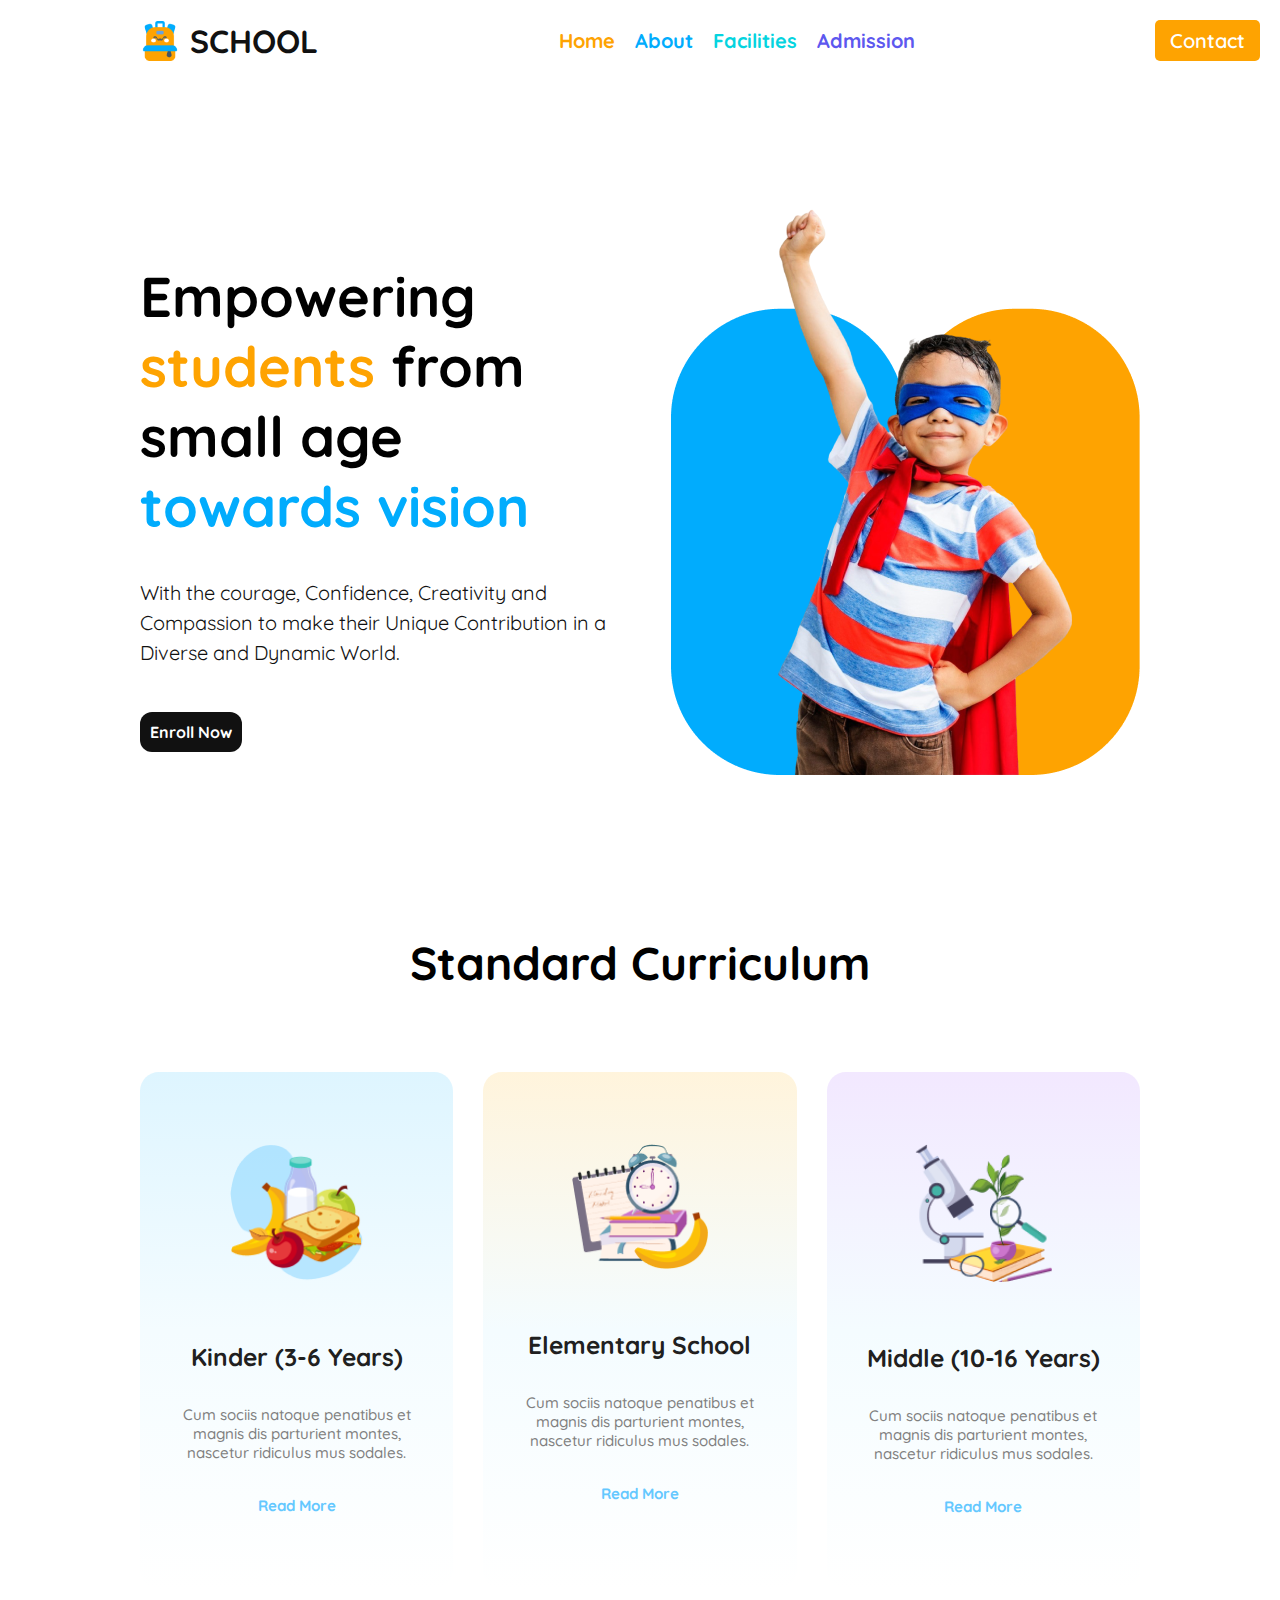
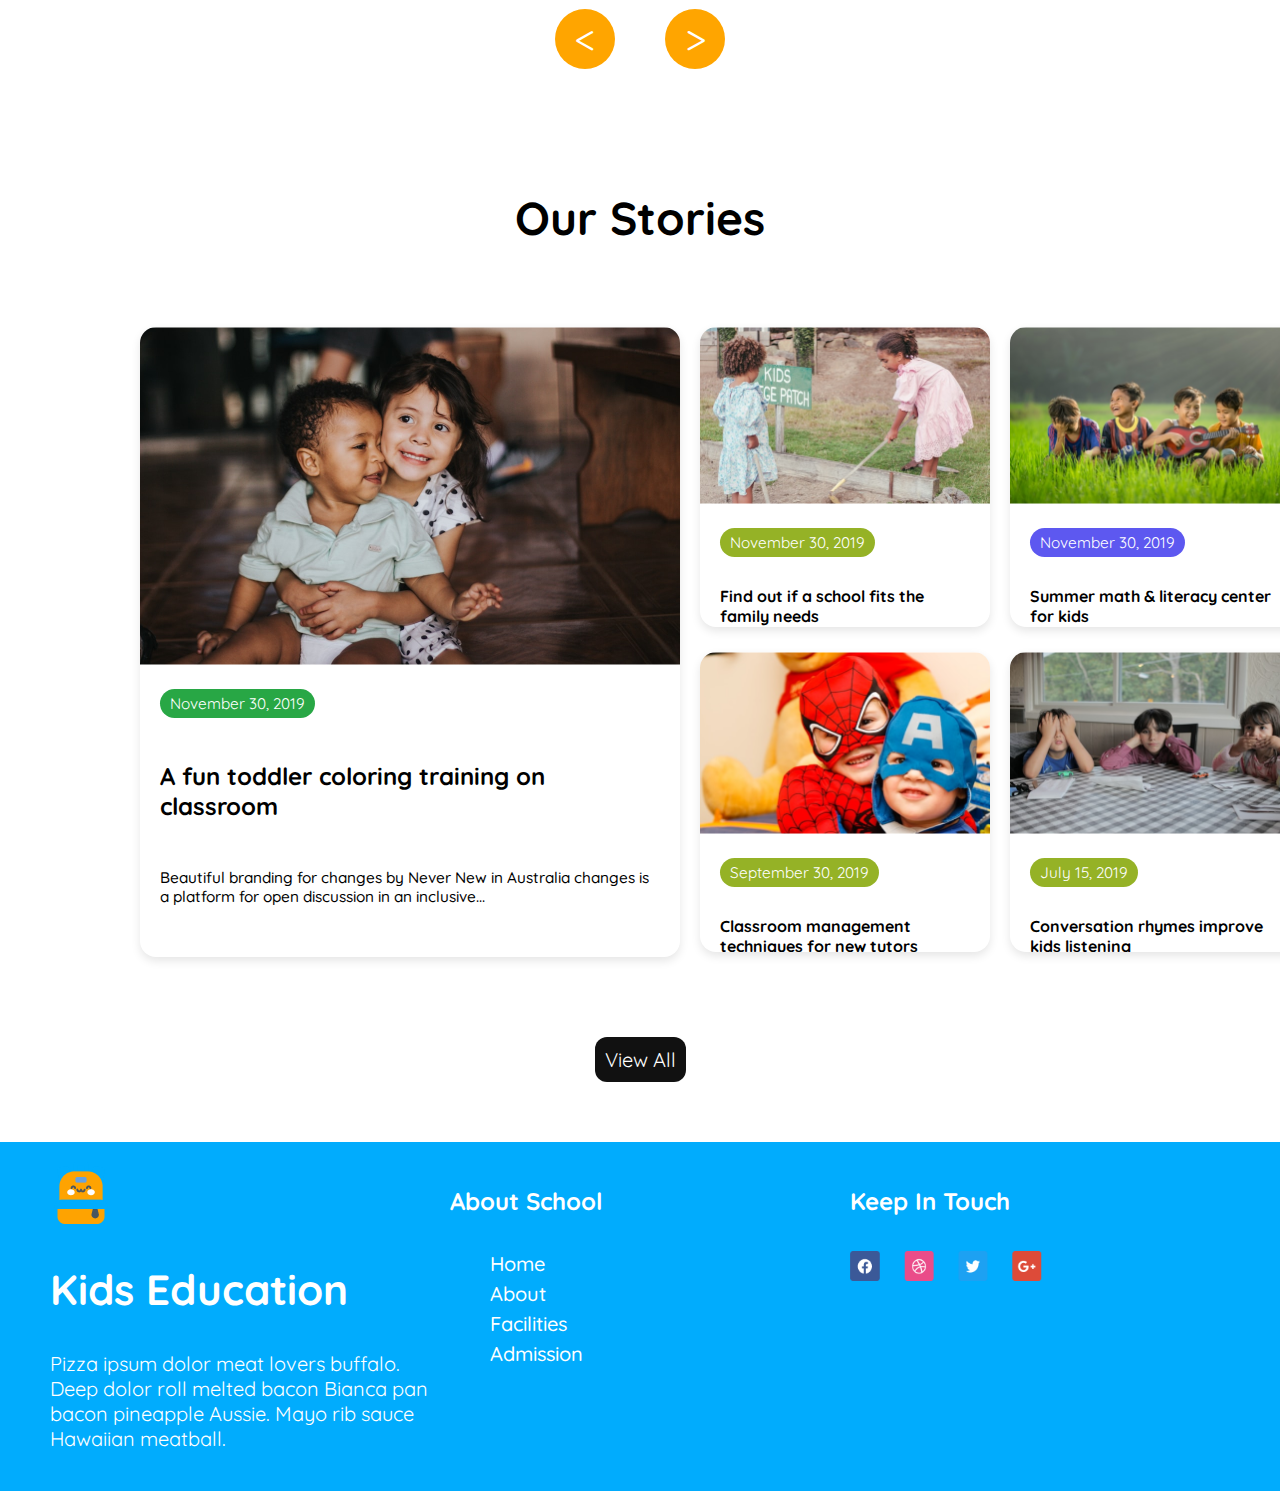
<file: index.html>
<!DOCTYPE html>
<html lang="en">

<head>
  <meta charset="UTF-8">
  <meta name="viewport" content="width=device-width, initial-scale=1.0">
  <title>Kids-Education</title>
  <link rel="preconnect" href="https://fonts.googleapis.com">
  <link rel="preconnect" href="https://fonts.gstatic.com" crossorigin>
  <link href="https://fonts.googleapis.com/css2?family=Quicksand:wght@300..700&display=swap" rel="stylesheet">
  <link rel="stylesheet" href="style.css">
</head>

<body>

  <!-- part-1 -->
  <nav class="navbar">
    <div class="logo">
      <img src="image/logo.png" alt="School Logo">
      <span>SCHOOL</span>
    </div>
    <div class="menu">
      <a class="Home" href="#">Home</a>
      <a class="About" href="#">About</a>
      <a class="Facilities" href="#">Facilities</a>
      <a class="Admission" href="#">Admission</a>
    </div>
    <a href="#contact" class="contact-btn">Contact</a>
  </nav>


  <!-- part-2 -->
  <div class="container">
    <div class="text-section">
      <h1>Empowering <span>students</span> from small age <span class="highlight">towards vision</span></h1>
      <p>With the courage, Confidence, Creativity and Compassion to make their Unique Contribution in a Diverse and
        Dynamic
        World.</p>
      <a href="#" class="btn">Enroll Now</a>
    </div>
    <div class="image-section">
      <img src="image/hero-kids.png" alt="Superhero kid">
    </div>
  </div>

  <!-- part-3 -->
  <div class="curriculum-section">
    <h2>Standard Curriculum</h2>
    <div class="curriculum-cards">
      <div class="card">
        <img src="image/kinder.png" alt="Kinder Icon">
        <h3>Kinder (3-6 Years)</h3>
        <p>Cum sociis natoque penatibus et magnis dis parturient montes, nascetur ridiculus mus sodales.</p>
        <a href="#">Read More</a>
      </div>
      <div class="card">
        <img src="image/elementary.png" alt="Elementary Icon">
        <h3>Elementary School</h3>
        <p>Cum sociis natoque penatibus et magnis dis parturient montes, nascetur ridiculus mus sodales.</p>
        <a href="#">Read More</a>
      </div>
      <div class="card">
        <img src="image/middle.png" alt="Middle Icon">
        <h3>Middle (10-16 Years)</h3>
        <p>Cum sociis natoque penatibus et magnis dis parturient montes, nascetur ridiculus mus sodales.</p>
        <a href="#">Read More</a>
      </div>
    </div>
  </div>

  <!-- part-4 -->
  <div class="container">
    <div class="circle">
      <span class="symbol">&lt;</span>
    </div>
    <div class="circle">
      <span class="symbol">&gt;</span>
    </div>
  </div>

  <!-- part-5 -->

  <section class="stories-section">
    <h2>Our Stories</h2>
    <div class="stories-container">
      <div class="main-story">
        <img src="image/story-1.png" alt="Main Story">
        <div class="story-content">
          <span class="story-date">November 30, 2019</span>
          <h3 class="story-title">A fun toddler coloring training on classroom</h3>
          <p class="story-description">Beautiful branding for changes by Never New in Australia changes is a platform
            for open discussion in an inclusive...</p>
        </div>
      </div>
      <div class="side-stories">
        <div class="story-card">
          <img src="image/story-2.png" alt="Story 2">
          <div class="story-content">
            <span class="story-date">November 30, 2019</span>
            <h3 class="story-title">Find out if a school fits the family needs</h3>
          </div>
        </div>
        <div class="story-card">
          <img src="image/story-3.png" alt="Story 3">
          <div class="story-content">
            <span class="story-date-3">November 30, 2019</span>
            <h3 class="story-title">Summer math & literacy center for kids</h3>
          </div>
        </div>
        <div class="story-card">
          <img src="image/story-4.png" alt="Story 4">
          <div class="story-content">
            <span class="story-date">September 30, 2019</span>
            <h3 class="story-title">Classroom management techniques for new tutors</h3>
          </div>
        </div>
        <div class="story-card">
          <img src="image/story-5.png" alt="Story 5">
          <div class="story-content">
            <span class="story-date">July 15, 2019</span>
            <h3 class="story-title">Conversation rhymes improve kids listening</h3>
          </div>
        </div>
      </div>
    </div>
    <a href="#" class="view-all">View All</a>
  </section>


  <!-- part-6 -->

  <footer>
    <div class="footer-container">
      <div class="footer-section">
        <img src="image/logo.png" alt="School Logo">
        <h2>Kids Education</h2>
        <p>
          Pizza ipsum dolor meat lovers buffalo. Deep dolor roll melted bacon Bianca pan bacon pineapple Aussie. Mayo
          rib
          sauce Hawaiian meatball.
        </p>
      </div>
      <div class="footer-section">
        <h3>About School</h3>
        <ul>
          <li><a href="#">Home</a></li>
          <li><a href="#">About</a></li>
          <li><a href="#">Facilities</a></li>
          <li><a href="#">Admission</a></li>
        </ul>
      </div>
      <div class="footer-section">
        <h3>Keep In Touch</h3>
        <div class="social-icons">
          <a href="#"><img src="image/fb.png" alt="Facebook"></a>
          <a class="dribble" href="#"><img src="image/dribble.png" alt="dribble"></a>
          <a href="#"><img src="image/twitter.png" alt="Twitter"></a>
          <a href="#"><img src="image/google+.png" alt="Google"></a>
        </div>
      </div>
    </div>
  </footer>

</body>

</html>
</file>
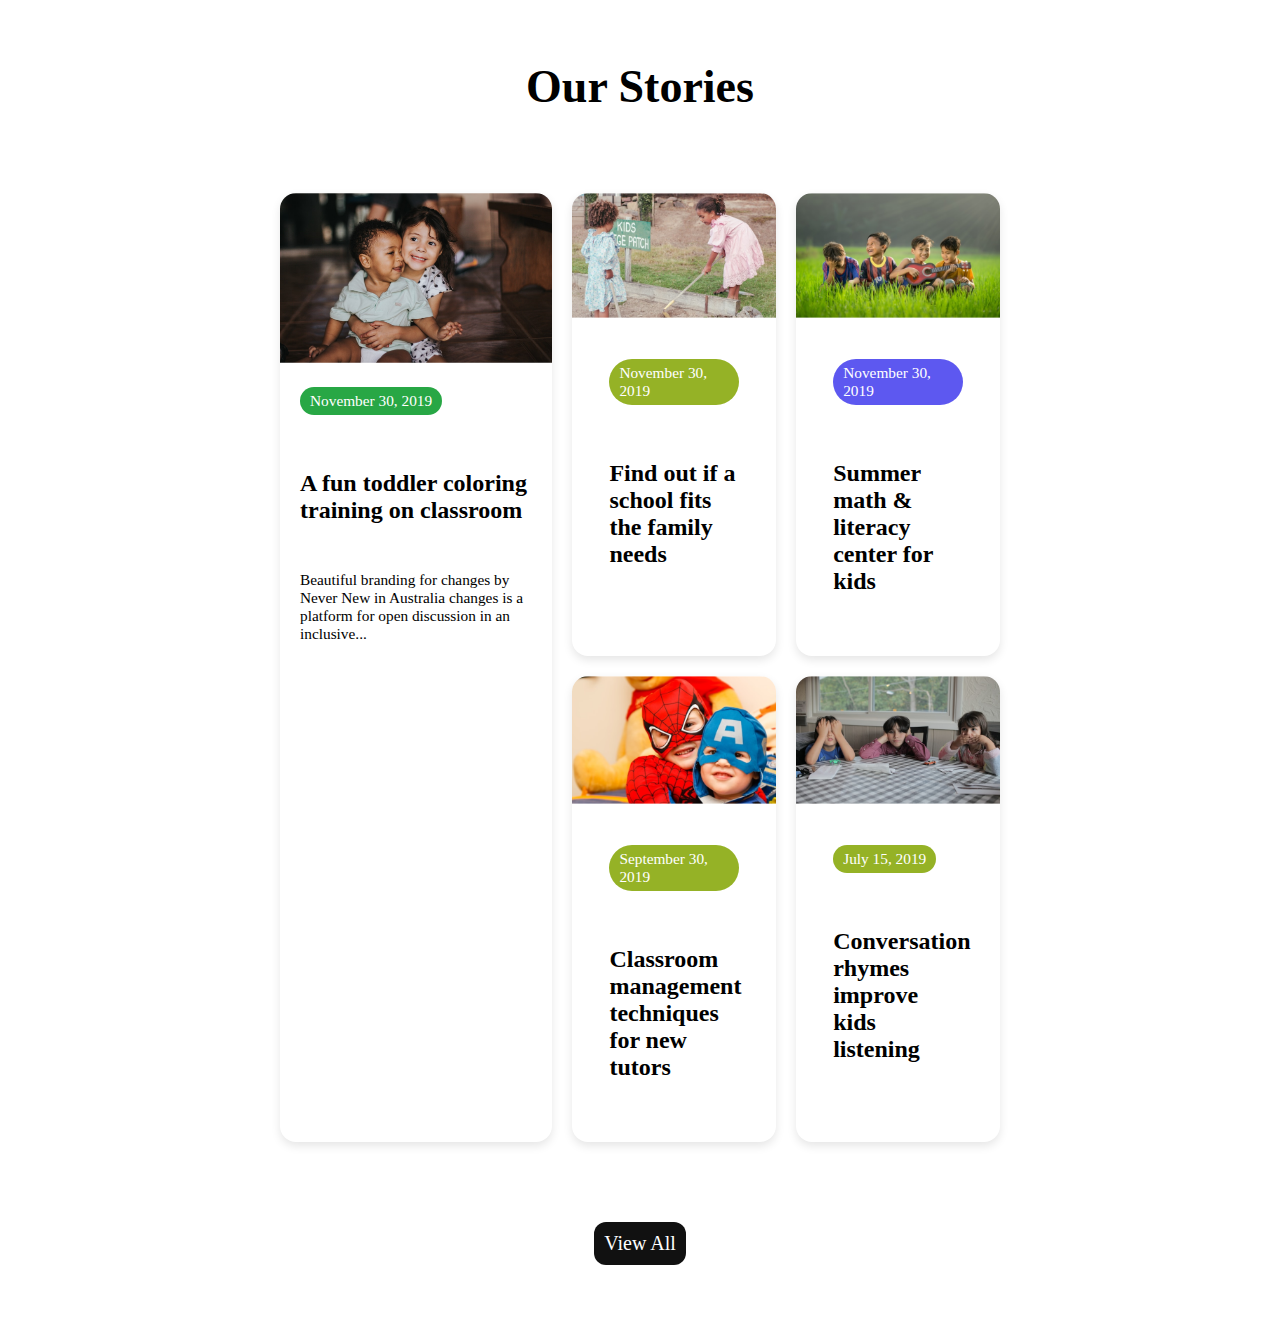
<file: ssss.html>
<!DOCTYPE html>
<html lang="en">

<head>
  <meta charset="UTF-8">
  <meta name="viewport" content="width=device-width, initial-scale=1.0">
  <title>Our Stories</title>
  <style>
    body {
      margin: 0;
      padding-left: 140px;
      padding-right: 140px;
    }

    .stories-section {
      margin: 0;
      padding-left: 140px;
      padding-right: 140px;
      text-align: center;
    }

    .stories-section h2 {
      font-size: 2.875rem;
      font-weight: bold;
      margin-top: 60px;
      margin-bottom: 80px;
    }

    .stories-container {
      display: flex;
      gap: 20px;
      max-width: 100%;
      margin: 0 auto;
    }

    .main-story {
      /* flex: 2; */
      background-color: #ffffff;
      border-radius: 16px;
      box-shadow: 0 4px 10px rgba(0, 0, 0, 0.1);
      overflow: hidden;
      /* width: 540.27px;
  height: 630.52px; */
    }

    .main-story img {
      width: 100%;
      height: auto;
    }

    .main-story .story-content {
      padding: 20px;
      text-align: left;
    }

    .main-story .story-date {
      display: inline-block;
      background-color: #28a745;
      color: #ffffff;
      font-size: 0.95875rem;
      padding: 5px 10px;
      border-radius: 47.93px;
      margin-bottom: 19px;
    }

    .main-story .story-title {
      font-size: 1.5rem;
      font-weight: bold;
      margin-top: 36px;
      color: #000000;
    }

    .main-story .story-description {
      font-size: 0.95875rem;
      font-weight: 500;
      color: #000000;
      margin-top: 47px;
    }

    .side-stories {
      /* flex: 1; */
      display: grid;
      grid-template-columns: repeat(2, 1fr);
      gap: 20px;
    }

    .story-card {
      background-color: #ffffff;
      border-radius: 16px;
      box-shadow: 0 4px 10px rgba(0, 0, 0, 0.1);
      overflow: hidden;
      transition: transform 0.3s;
    }

    .story-card:hover {
      transform: translateY(-10px);
    }

    .story-card img {
      width: 100%;
      height: auto;
    }

    .story-card .story-content {
      padding: 37px;
      text-align: left;
    }

    .story-card .story-date {
      display: inline-block;
      background-color: #95b226;
      color: #ffffff;
      font-size: 0.95875rem;
      padding: 5px 10px;
      border-radius: 47.93px;
      margin-bottom: 19px;
    }

    .story-date-3 {
      display: inline-block;
      background-color: #5d58f0;
      color: #ffffff;
      font-size: 0.95875rem;
      padding: 5px 10px;
      border-radius: 47.93px;
      margin-bottom: 19px;
    }

    .story-card .story-title {
      font-size: 1.5rem;
      font-weight: bold;
      margin-top: 36px;
      color: #000000;
    }

    .view-all {
      margin-top: 80px;
      margin-bottom: 60px;
      background-color: rgba(17, 17, 17, 1);
      color: #ffffff;
      padding: 10px 10px;
      font-size: 1.25rem;
      border: none;
      border-radius: 12px;
      text-decoration: none;
      display: inline-block;
      cursor: pointer;
      transition: background-color 0.3s;
    }

    .view-all:hover {
      background-color: #333;
    }
  </style>
</head>

<body>
  <section class="stories-section">
    <h2>Our Stories</h2>
    <div class="stories-container">
      <div class="main-story">
        <img src="image/story-1.png" alt="Main Story">
        <div class="story-content">
          <span class="story-date">November 30, 2019</span>
          <h3 class="story-title">A fun toddler coloring training on classroom</h3>
          <p class="story-description">Beautiful branding for changes by Never New in Australia changes is a platform
            for open discussion in an inclusive...</p>
        </div>
      </div>
      <div class="side-stories">
        <div class="story-card">
          <img src="image/story-2.png" alt="Story 2">
          <div class="story-content">
            <span class="story-date">November 30, 2019</span>
            <h3 class="story-title">Find out if a school fits the family needs</h3>
          </div>
        </div>
        <div class="story-card">
          <img src="image/story-3.png" alt="Story 3">
          <div class="story-content">
            <span class="story-date-3">November 30, 2019</span>
            <h3 class="story-title">Summer math & literacy center for kids</h3>
          </div>
        </div>
        <div class="story-card">
          <img src="image/story-4.png" alt="Story 4">
          <div class="story-content">
            <span class="story-date">September 30, 2019</span>
            <h3 class="story-title">Classroom management techniques for new tutors</h3>
          </div>
        </div>
        <div class="story-card">
          <img src="image/story-5.png" alt="Story 5">
          <div class="story-content">
            <span class="story-date">July 15, 2019</span>
            <h3 class="story-title">Conversation rhymes improve kids listening</h3>
          </div>
        </div>
      </div>
    </div>
    <a href="#" class="view-all">View All</a>
  </section>
</body>

</html>
</file>
<file: style.css>
body {
  margin: 0;
  font-family: 'Quicksand', serif;
  font-optical-sizing: auto;
  font-style: normal;
}

/* part-1 */
.navbar {
  margin: 0;
  padding-left: 140px;
  padding-right: 140px;
  display: flex;
  align-items: center;
  justify-content: space-between;
  padding-top: 20px;
  padding-bottom: 20px;
  padding-right: 20px;
  background-color: #ffffff;
}

.navbar .logo {
  display: flex;
  align-items: center;
}

.navbar .logo img {
  width: 40px;
  height: 40px;
  margin-right: 10px;
}

.navbar .logo span {
  font-size: 2rem;
  font-weight: bold;
  color: #111111;
  line-height: 30px;
}

.navbar .menu {
  display: flex;
  gap: 20px;
}

.navbar .menu a {
  text-decoration: none;
  font-size: 1.25rem;
  font-weight: bold;
  line-height: 30px;
}

.navbar .menu a:hover {
  color: #4682b4;
}
.Home {
  color: #fea301;
}
.About {
  color: #01acfd;
}
.Facilities {
  color: #05d4df;
}
.Admission {
  color: #5d58ef;
}
.navbar .contact-btn {
  background-color: #fea301;
  color: #ffffff;
  border: none;
  padding: 8px 15px;
  font-size: 1.25rem;
  font-weight: 600;
  border-radius: 5px;
  cursor: pointer;
  text-decoration: none;
}

.navbar .contact-btn:hover {
  background-color: #e69500;
}

/* part-2 */
.container {
  margin: 0;
  padding-left: 140px;
  padding-right: 140px;
  display: flex;
  align-items: center;
  justify-content: space-between;
  margin-top: 20px;
  gap: 50px;
}

.text-section {
  margin-top: 122px;
  margin-bottom: 122px;
}
.text-section h1 {
  font-size: 3.5rem;
  /* line-height: 61; */
}
.text-section h1 span {
  color: #fea301;
  font-weight: bold;
}
.text-section h1 .highlight {
  color: #01acfd;
}
.text-section p {
  font-size: 1.25rem;
  font-weight: 400;
  line-height: 1.5;
  color: #111111;
  margin-top: 24px;
}
.image-section {
  width: 468.61px;
  height: 575px;
}
.text-section .btn {
  display: inline-block;
  padding: 10px 10px;
  background-color: #111111;
  color: #ffffff;
  text-decoration: none;
  border-radius: 12px;
  font-weight: bold;
  margin-top: 24px;
}

.background-shape {
  position: absolute;
  width: 468.61px;
  height: 575px;
}

/* part-3 */

.curriculum-section {
  margin: 0;
  padding-left: 140px;
  padding-right: 140px;
}

.curriculum-section h2 {
  font-size: 2.875rem;
  font-weight: bold;
  margin-top: 60px;
  margin-bottom: 80px;
  text-align: center;
}

.curriculum-cards {
  display: flex;
  justify-content: center;
  flex-wrap: nowrap;
  gap: 30px;
}

.card {
  background-color: #def5ff;
  border-radius: 18.86px;
  box-shadow: 0px 0px 28.3px rgba(0, 0, 0, 0);
  width: 367.8px;
  height: 476.78px;
  padding: 20px;
  text-align: center;
  transition: transform 0.3s;
}

.card:hover {
  transform: translateY(-10px);
}

.card img {
  width: 136.76px;
  height: auto;
  margin-top: 52px;
  margin-bottom: 32px;
}

.card h3 {
  font-size: 1.5325rem;
  font-weight: bold;
  margin-bottom: 33px;
  color: #202020;
}

.card p {
  font-size: 0.943125rem;
  font-weight: 500;
  color: #808080;
  margin-bottom: 33px;
}

.card a {
  text-decoration: none;
  font-size: 0.943125rem;
  color: #64c8ff;
  font-weight: bold;
}

.card a:hover {
  text-decoration: underline;
}

/* Card background colors */
.card:nth-child(1) {
  background: linear-gradient(#def5ff, #f4fcff, #ffffff);
}

.card:nth-child(2) {
  background: linear-gradient(#fff4dc, #f4fcff, #ffffff);
}

.card:nth-child(3) {
  background: linear-gradient(#f2e8ff, #f4fcff, #ffffff);
}

/* part-4 */

.container {
  display: flex;
  justify-content: center;
  align-items: center;
  /* height: 100vh; */
}

.circle {
  width: 60px;
  height: 60px;
  border-radius: 30px;
  background-color: orange;
  display: flex;
  justify-content: center;
  align-items: center;
  margin-bottom: 60px;
  transition: transform 0.3s;
}

.circle:first-child {
  margin-left: 0;
}

.symbol {
  font-size: 40px;
  color: #ffffff;
}
.circle:hover {
  transform: scale(1.1);
}

/* part-5 */

.stories-section {
  margin: 0;
  padding-left: 140px;
  padding-right: 140px;
  text-align: center;
}

.stories-section h2 {
  font-size: 2.875rem;
  font-weight: bold;
  margin-top: 60px;
  margin-bottom: 80px;
}

.stories-container {
  display: flex;
  gap: 20px;
  max-width: 100%;
  margin: 0 auto;
}

.main-story {
  background-color: #ffffff;
  border-radius: 16px;
  box-shadow: 0 4px 10px rgba(0, 0, 0, 0.1);
  overflow: hidden;
  width: 540px;
  height: 630px;
}

.main-story img {
  width: 100%;
  height: auto;
}

.main-story .story-content {
  padding: 20px;
  text-align: left;
}

.main-story .story-date {
  display: inline-block;
  background-color: #28a745;
  color: #ffffff;
  font-size: 0.95875rem;
  padding: 5px 10px;
  border-radius: 47.93px;
  margin-bottom: 19px;
}

.main-story .story-title {
  font-size: 1.5rem;
  font-weight: bold;
  /* margin-top: 36px; */
  color: #000000;
}

.main-story .story-description {
  font-size: 0.95875rem;
  font-weight: 500;
  color: #000000;
  margin-top: 47px;
}

.side-stories {
  display: grid;
  grid-template-columns: repeat(2, 1fr);
  gap: 20px;
  width: 290px;
}

.story-card {
  background-color: #ffffff;
  border-radius: 16px;
  box-shadow: 0 4px 10px rgba(0, 0, 0, 0.1);
  overflow: hidden;
  transition: transform 0.3s;
  width: 290px;
  height: 300px;
}

.story-card:hover {
  transform: translateY(-10px);
}

.story-card img {
  width: 100%;
  height: auto;
}

.story-card .story-content {
  padding: 20px;
  text-align: left;
}

.story-card .story-date {
  display: inline-block;
  background-color: #95b226;
  color: #ffffff;
  font-size: 0.95875rem;
  padding: 5px 10px;
  border-radius: 47.93px;
  margin-bottom: 19px;
}

.story-date-3 {
  display: inline-block;
  background-color: #5d58f0;
  color: #ffffff;
  font-size: 0.95875rem;
  padding: 5px 10px;
  border-radius: 47.93px;
  margin-bottom: 19px;
}

.story-card .story-title {
  font-size: 1rem;
  font-weight: bold;
  margin-top: 10px;
  color: #000000;
}

.view-all {
  margin-top: 80px;
  margin-bottom: 60px;
  background-color: rgba(17, 17, 17, 1);
  color: #ffffff;
  padding: 10px 10px;
  font-size: 1.25rem;
  border: none;
  border-radius: 12px;
  text-decoration: none;
  display: inline-block;
  cursor: pointer;
  transition: background-color 0.3s;
}

.view-all:hover {
  background-color: #333;
}

/* part-6 */

footer {
  margin: 0;
  background-color: #01acfd;
  color: white;
  padding: 20px 0;
}

.footer-container {
  display: flex;
  justify-content: space-between;
  max-width: 1200px;
  margin: 0 auto;
  padding: 0 20px;
}

.footer-section {
  flex: 1;
  margin: 0 10px;
}

.footer-section h2 {
  margin-bottom: 35px;
  font-size: 2.63375rem;
  font-weight: bold;
  color: #ffffff;
}
.footer-section h3 {
  margin-bottom: 35px;
  font-size: 1.5rem;
  font-weight: bold;
}

.footer-section p {
  line-height: auto;
  font-size: 1.25rem;
  color: #ffffff;
}

.footer-section ul {
  list-style: none;
}

.footer-section ul li {
  margin: 5px 0;
}

.footer-section ul li a {
  text-decoration: none;
  color: #ffffff;
  font-size: 1.25rem;
  font-weight: 500;
}

.footer-section ul li a:hover {
  text-decoration: underline;
}

.social-icons a {
  border-radius: 4px;
  gap: 10px;
  margin-right: 20px;
}
/* .dribble{
  background-color: #1DA1F2;
} */
.social-icons img {
  width: 30px;
  height: 30px;
}

@media (max-width: 756px) {
  .navbar {
    flex-direction: column;
    align-items: flex-start;
  }
  .navbar .menu {
    flex-direction: column;
    gap: 10px;
    margin-top: 12px;
  }

  .navbar .contact-btn {
    margin-top: 10px;
  }

  .container {
    flex-direction: column;
    align-items: center;
    width: 100%;
    height: 100%;
  }
  .text-section {
    order: 2;
    margin-top: 20px;
    margin-bottom: 20px;
    text-align: center;
  }
  .text-section h1 {
    font-size: 2rem;
  }
  .text-section p {
    font-size: 1rem;
  }
  .image-section {
    order: 1;
    margin-bottom: 20px;
  }
  .image-section img {
    width: 100%;
    max-width: 300px;
    height: auto;
  }
}
</file>
